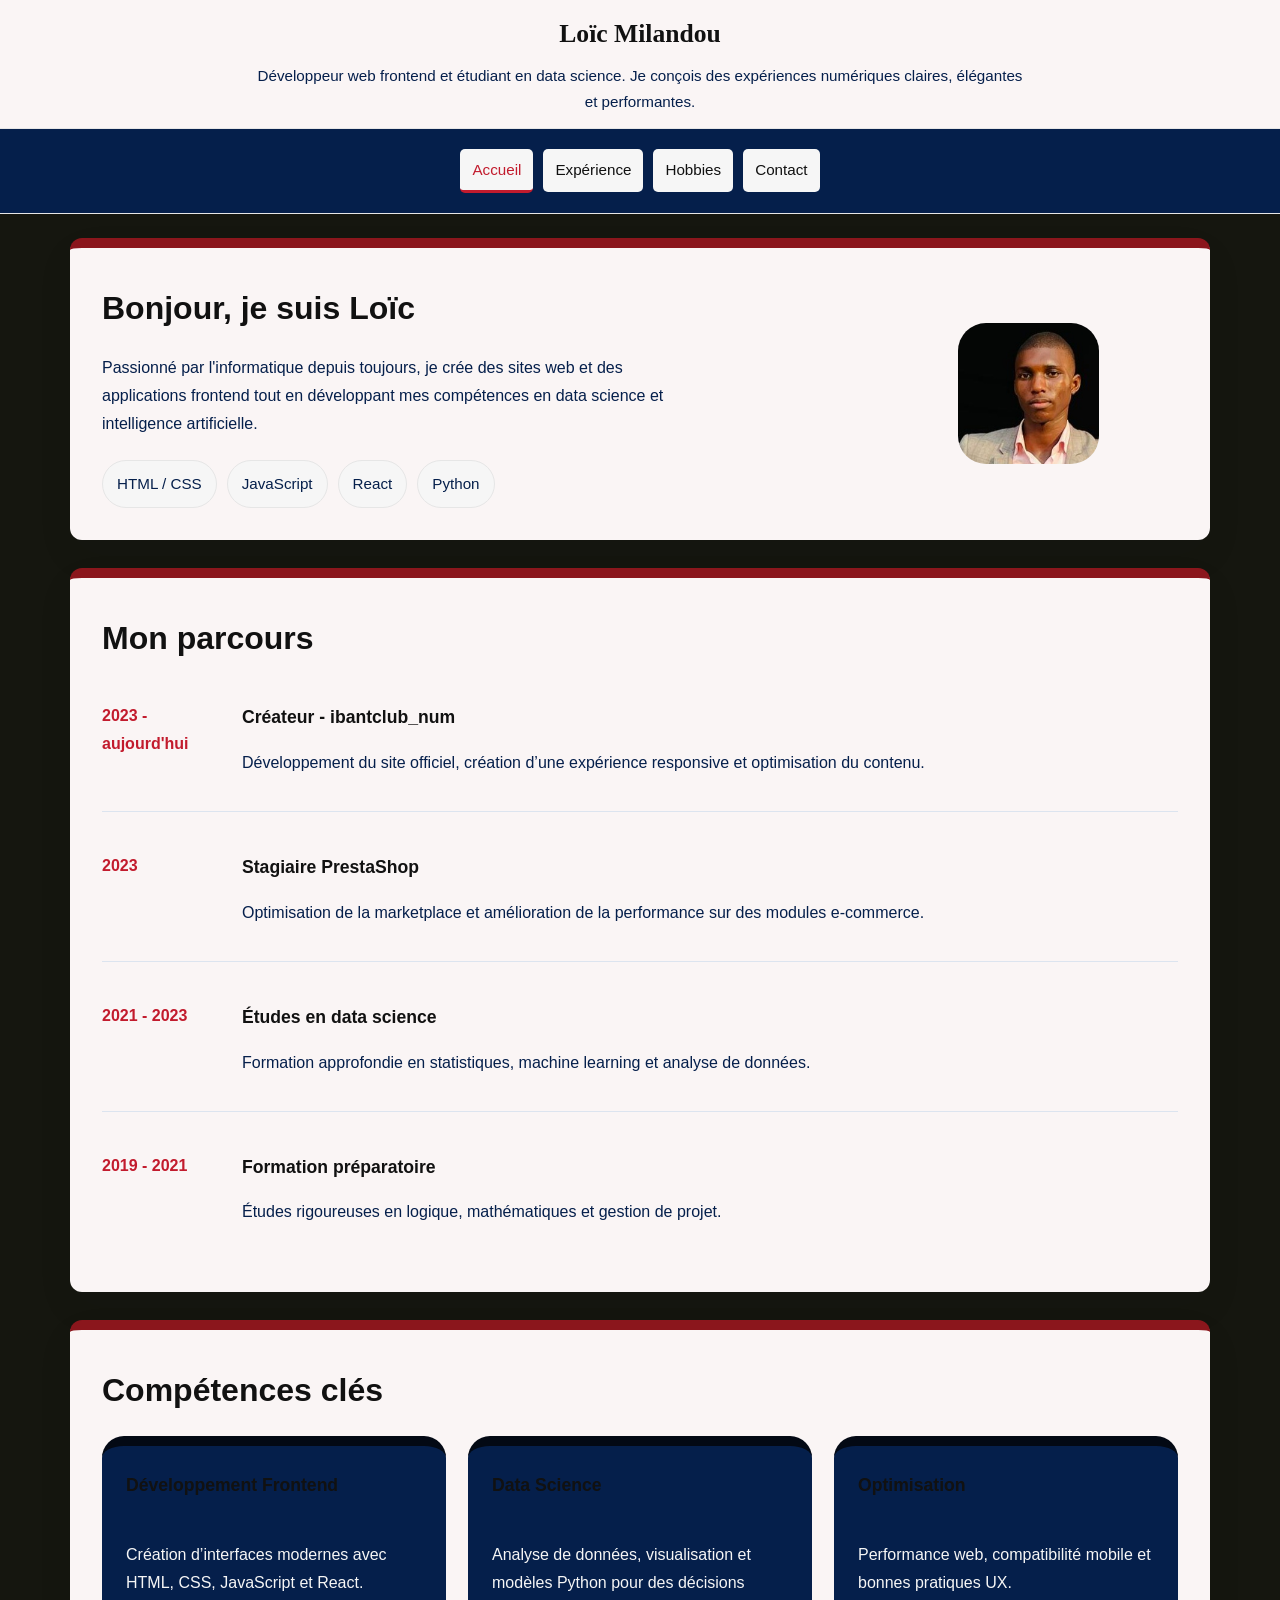
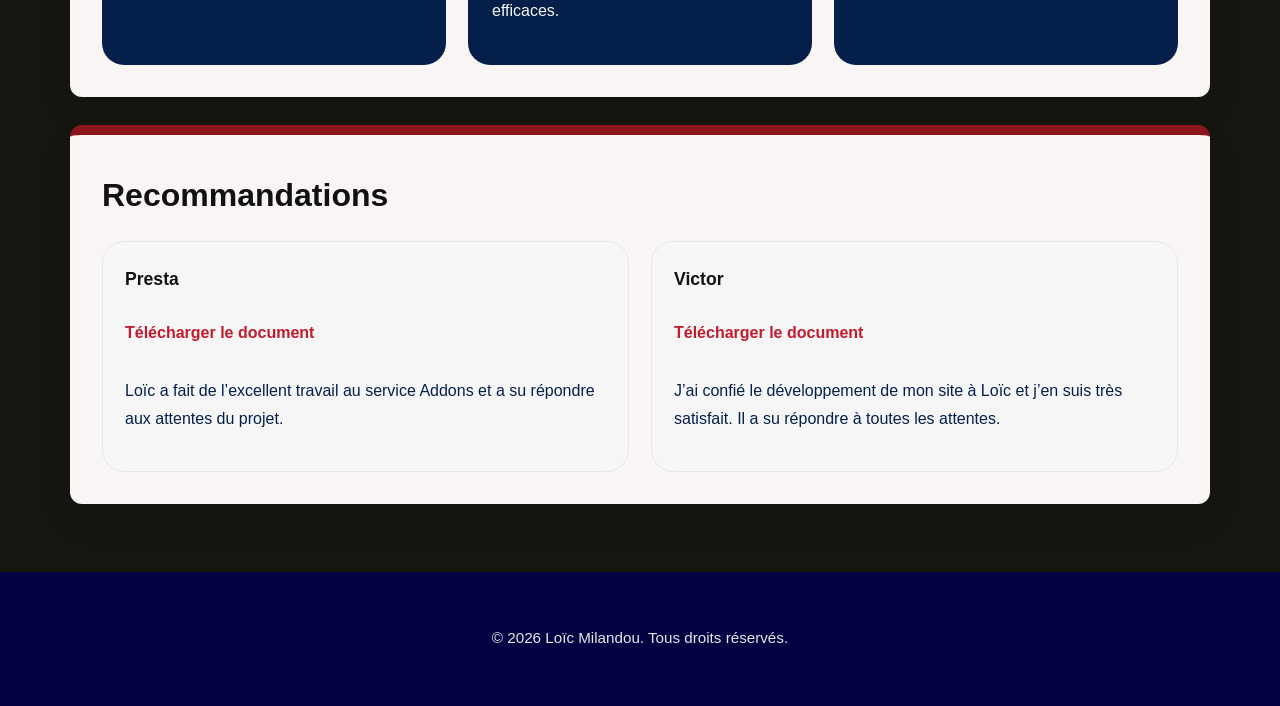
<file: index.html>
﻿<!DOCTYPE html>
<html lang="fr">
<head>
    <meta charset="UTF-8">
    <meta name="viewport" content="width=device-width, initial-scale=1.0">
    <link rel="stylesheet" href="style.css">
    <title>Accueil - Loïc Milandou</title>
</head>
<body>
    <header>
        <h1>Loïc Milandou</h1>
        <p>Développeur web frontend et étudiant en data science. Je conçois des expériences numériques claires, élégantes et performantes.</p>
    </header>
    <nav>
        <div class="nav-container">
            <ul>
                <li class="active"><a href="index.html">Accueil</a></li>
                <li class="experience"><a href="experience-pro.html">Expérience</a></li>
                <li class="hobbies"><a href="hobbies.html">Hobbies</a></li>
                <li class="contact"><a href="contact.html">Contact</a></li>
            </ul>
        </div>
    </nav>
    <main>
        <section class="section-card page-hero">
            <div>
                <h2>Bonjour, je suis Loïc</h2>
                <p>Passionné par l'informatique depuis toujours, je crée des sites web et des applications frontend tout en développant mes compétences en data science et intelligence artificielle.</p>
                <div class="hero-badges">
                    <span class="badge">HTML / CSS</span>
                    <span class="badge">JavaScript</span>
                    <span class="badge">React</span>
                    <span class="badge">Python</span>
                </div>
            </div>
            <img class="profile-photo" src="img/WhatsApp Image 2026-05-19 at 22.28.02.jpeg" alt="Photo de Loïc Milandou">
        </section>

        <section class="section-card">
            <h2>Mon parcours</h2>
            <div class="grid">
                <article class="timeline-item">
                    <time>2023 - aujourd'hui</time>
                    <div>
                        <h3>Créateur - ibantclub_num</h3>
                        <p>Développement du site officiel, création d’une expérience responsive et optimisation du contenu.</p>
                    </div>
                </article>
                <article class="timeline-item">
                    <time>2023</time>
                    <div>
                        <h3>Stagiaire PrestaShop</h3>
                        <p>Optimisation de la marketplace et amélioration de la performance sur des modules e-commerce.</p>
                    </div>
                </article>
                <article class="timeline-item">
                    <time>2021 - 2023</time>
                    <div>
                        <h3>Études en data science</h3>
                        <p>Formation approfondie en statistiques, machine learning et analyse de données.</p>
                    </div>
                </article>
                <article class="timeline-item">
                    <time>2019 - 2021</time>
                    <div>
                        <h3>Formation préparatoire</h3>
                        <p>Études rigoureuses en logique, mathématiques et gestion de projet.</p>
                    </div>
                </article>
            </div>
        </section>

        <section class="section-card">
            <h2>Compétences clés</h2>
            <div class="grid grid-3">
                <div class="card">
                    <h3>Développement Frontend</h3>
                    <p>Création d’interfaces modernes avec HTML, CSS, JavaScript et React.</p>
                </div>
                <div class="card">
                    <h3>Data Science</h3>
                    <p>Analyse de données, visualisation et modèles Python pour des décisions efficaces.</p>
                </div>
                <div class="card">
                    <h3>Optimisation</h3>
                    <p>Performance web, compatibilité mobile et bonnes pratiques UX.</p>
                </div>
            </div>
        </section>

        <section class="section-card">
            <h2>Recommandations</h2>
            <div class="grid grid-2">
                <div class="download-card">
                    <h3>Presta</h3>
                    <a href="pdf/Business Plan - Phase Pilote (V1-Test) - Studio Audiovisuel - Loic MILANDOU.pdf" target="_blank">Télécharger le document</a>
                    <p>Loïc a fait de l’excellent travail au service Addons et a su répondre aux attentes du projet.</p>
                </div>
                <div class="download-card">
                    <h3>Victor</h3>
                    <a href="pdf/BUSINESS PLA1.pdf" target="_blank">Télécharger le document</a>
                    <p>J’ai confié le développement de mon site à Loïc et j’en suis très satisfait. Il a su répondre à toutes les attentes.</p>
                </div>
            </div>
        </section>
    </main>
    <footer>
        <p>&copy; 2026 Loïc Milandou. Tous droits réservés.</p>
    </footer>
</body>
</html>
</file>
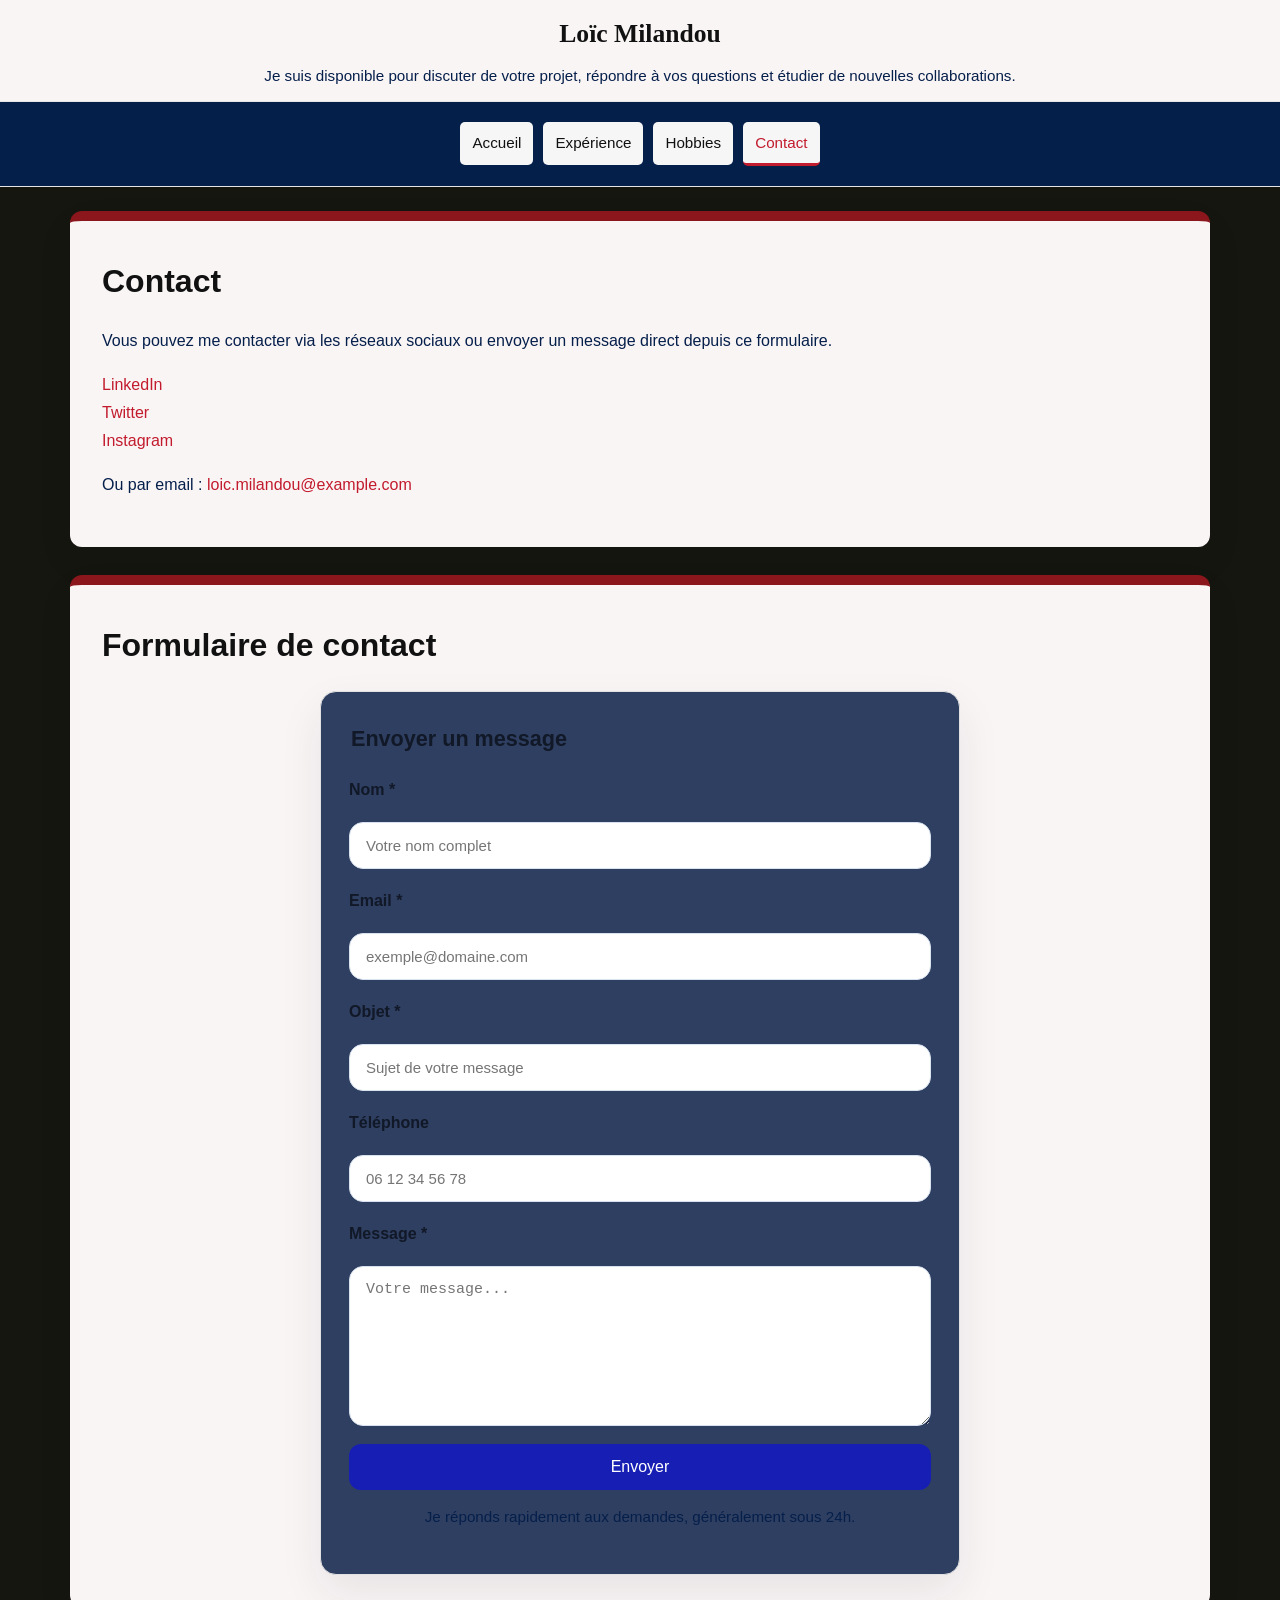
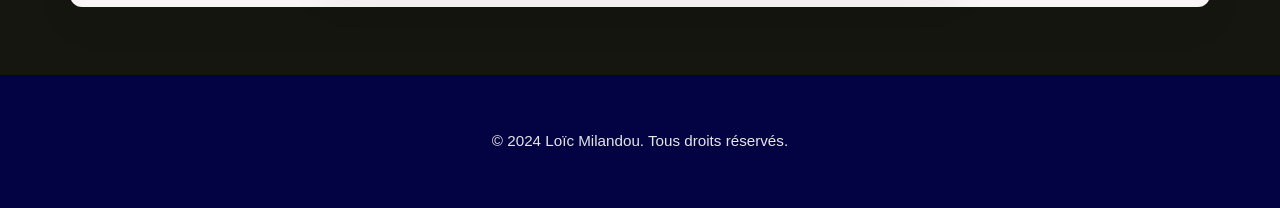
<file: contact.html>
﻿<!DOCTYPE html>
<html lang="fr">
<head>
    <meta charset="UTF-8">
    <meta name="viewport" content="width=device-width, initial-scale=1.0">
    <link rel="stylesheet" href="style.css">
    <title>Contact - Loïc Milandou</title>
</head>
<body>
    <header>
        <h1>Loïc Milandou</h1>
        <p>Je suis disponible pour discuter de votre projet, répondre à vos questions et étudier de nouvelles collaborations.</p>
    </header>
    <nav>
        <div class="nav-container">
            <ul>
                <li><a href="index.html">Accueil</a></li>
                <li class="experience"><a href="experience-pro.html">Expérience</a></li>
                <li class="hobbies"><a href="hobbies.html">Hobbies</a></li>
                <li class="active contact"><a href="contact.html">Contact</a></li>
            </ul>
        </div>
    </nav>
    <main>
        <section class="section-card">
            <h2>Contact</h2>
            <p>Vous pouvez me contacter via les réseaux sociaux ou envoyer un message direct depuis ce formulaire.</p>
            <ul>
                <li><a href="https://www.linkedin.com/in/loïc-milandou-123456789/">LinkedIn</a></li>
                <li><a href="https://twitter.com/loicmilandou">Twitter</a></li>
                <li><a href="https://www.instagram.com/loicmilandou/">Instagram</a></li>
            </ul>
            <p>Ou par email : <a href="mailto:loic.milandou@example.com">loic.milandou@example.com</a></p>
        </section>
        <section class="section-card">
            <h2>Formulaire de contact</h2>
            <form class="contact-form" action="submit_form.php" method="post">
                <fieldset>
                    <legend>Envoyer un message</legend>
                    <div class="form-row">
                        <label for="name">Nom *</label>
                        <input type="text" id="name" name="name" placeholder="Votre nom complet" required>
                    </div>
                    <div class="form-row">
                        <label for="email">Email *</label>
                        <input type="email" id="email" name="email" placeholder="exemple@domaine.com" required>
                    </div>
                    <div class="form-row">
                        <label for="subject">Objet *</label>
                        <input type="text" id="subject" name="subject" placeholder="Sujet de votre message" required>
                    </div>
                    <div class="form-row">
                        <label for="phone">Téléphone</label>
                        <input type="tel" id="phone" name="phone" placeholder="06 12 34 56 78">
                    </div>
                    <div class="form-row">
                        <label for="message">Message *</label>
                        <textarea id="message" name="message" rows="5" placeholder="Votre message..." required></textarea>
                    </div>
                    <button type="submit">Envoyer</button>
                    <p class="form-note">Je réponds rapidement aux demandes, généralement sous 24h.</p>
                </fieldset>
            </form>
        </section>
    </main>
    <footer>
        <p>&copy; 2024 Loïc Milandou. Tous droits réservés.</p>
    </footer>
</body>
</html>
</file>
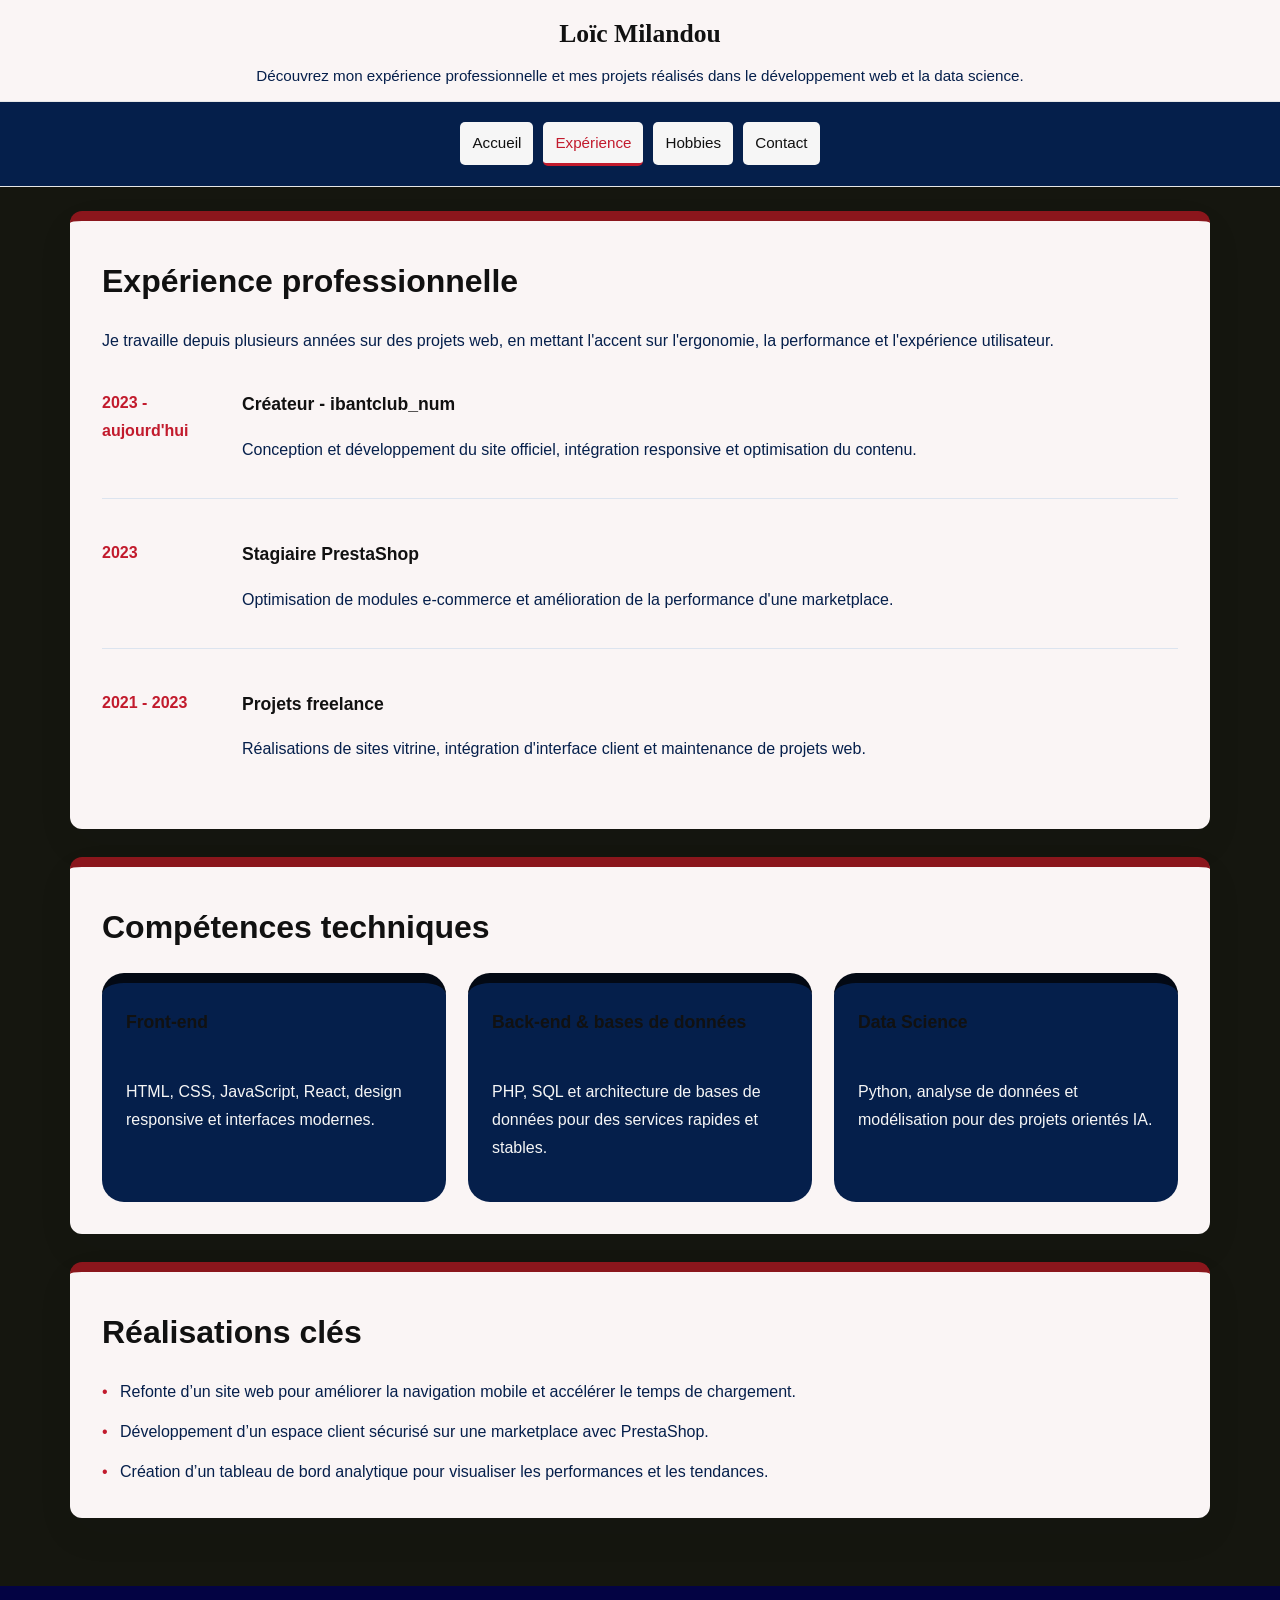
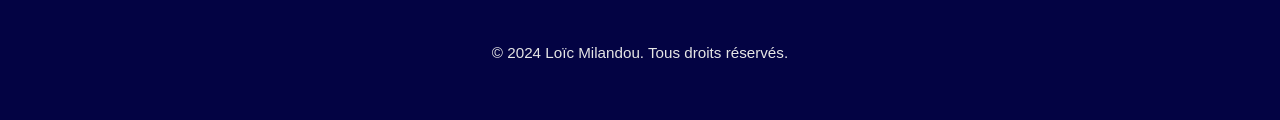
<file: experience-pro.html>
﻿<!DOCTYPE html>
<html lang="fr">
<head>
    <meta charset="UTF-8">
    <meta name="viewport" content="width=device-width, initial-scale=1.0">
    <link rel="stylesheet" href="style.css">
    <title>Expérience professionnelle - Loïc Milandou</title>
</head>
<body>
    <header>
        <h1>Loïc Milandou</h1>
        <p>Découvrez mon expérience professionnelle et mes projets réalisés dans le développement web et la data science.</p>
    </header>
    <nav>
        <div class="nav-container">
            <ul>
                <li><a href="index.html">Accueil</a></li>
                <li class="active experience"><a href="experience-pro.html">Expérience</a></li>
                <li class="hobbies"><a href="hobbies.html">Hobbies</a></li>
                <li class="contact"><a href="contact.html">Contact</a></li>
            </ul>
        </div>
    </nav>
    <main>
        <section class="section-card">
            <h2>Expérience professionnelle</h2>
            <p>Je travaille depuis plusieurs années sur des projets web, en mettant l'accent sur l'ergonomie, la performance et l'expérience utilisateur.</p>
            <div class="grid timeline-list">
                <article class="timeline-item">
                    <time>2023 - aujourd'hui</time>
                    <div>
                        <h3>Créateur - ibantclub_num</h3>
                        <p>Conception et développement du site officiel, intégration responsive et optimisation du contenu.</p>
                    </div>
                </article>
                <article class="timeline-item">
                    <time>2023</time>
                    <div>
                        <h3>Stagiaire PrestaShop</h3>
                        <p>Optimisation de modules e-commerce et amélioration de la performance d'une marketplace.</p>
                    </div>
                </article>
                <article class="timeline-item">
                    <time>2021 - 2023</time>
                    <div>
                        <h3>Projets freelance</h3>
                        <p>Réalisations de sites vitrine, intégration d'interface client et maintenance de projets web.</p>
                    </div>
                </article>
            </div>
        </section>

        <section class="section-card">
            <h2>Compétences techniques</h2>
            <div class="grid grid-3">
                <div class="card">
                    <h3>Front-end</h3>
                    <p>HTML, CSS, JavaScript, React, design responsive et interfaces modernes.</p>
                </div>
                <div class="card">
                    <h3>Back-end & bases de données</h3>
                    <p>PHP, SQL et architecture de bases de données pour des services rapides et stables.</p>
                </div>
                <div class="card">
                    <h3>Data Science</h3>
                    <p>Python, analyse de données et modélisation pour des projets orientés IA.</p>
                </div>
            </div>
        </section>

        <section class="section-card">
            <h2>Réalisations clés</h2>
            <ul class="feature-list">
                <li>Refonte d’un site web pour améliorer la navigation mobile et accélérer le temps de chargement.</li>
                <li>Développement d’un espace client sécurisé sur une marketplace avec PrestaShop.</li>
                <li>Création d’un tableau de bord analytique pour visualiser les performances et les tendances.</li>
            </ul>
        </section>
    </main>
    <footer>
        <p>&copy; 2024 Loïc Milandou. Tous droits réservés.</p>
    </footer>
</body>
</html>
</file>
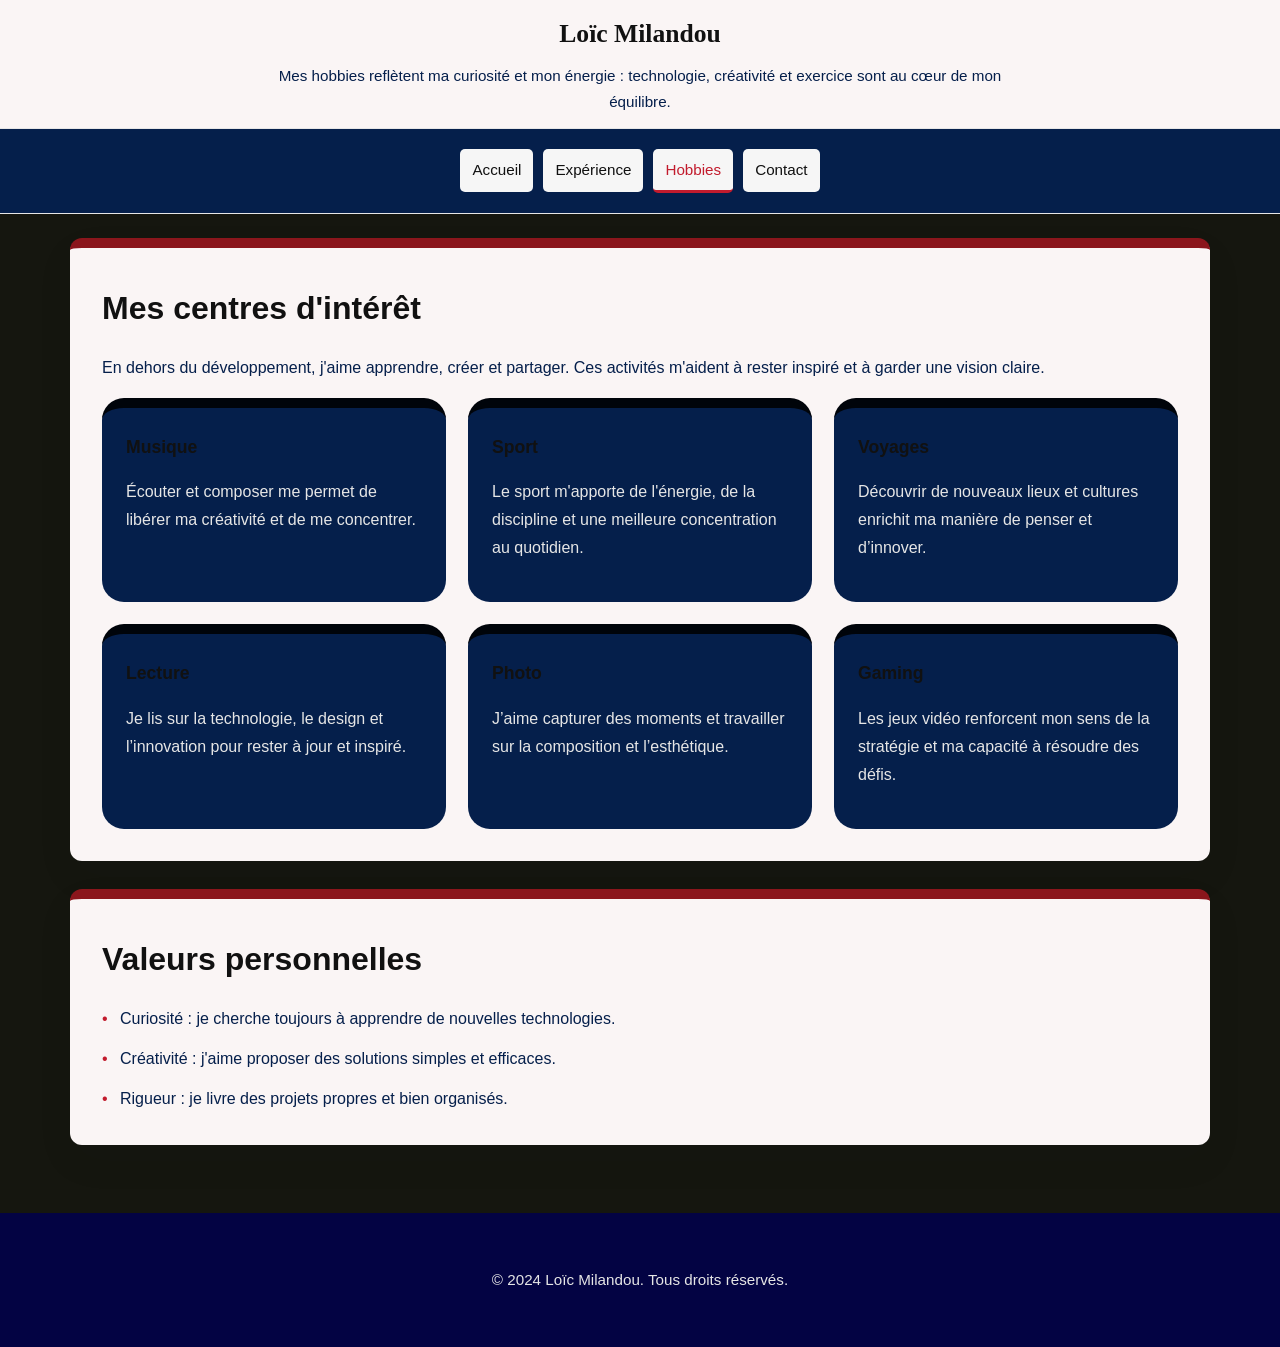
<file: hobbies.html>
﻿<!DOCTYPE html>
<html lang="fr">
<head>
    <meta charset="UTF-8">
    <meta name="viewport" content="width=device-width, initial-scale=1.0">
    <link rel="stylesheet" href="style.css">
    <title>Hobbies - Loïc Milandou</title>
</head>
<body>
    <header>
        <h1>Loïc Milandou</h1>
        <p>Mes hobbies reflètent ma curiosité et mon énergie : technologie, créativité et exercice sont au cœur de mon équilibre.</p>
    </header>
    <nav>
        <div class="nav-container">
            <ul>
                <li><a href="index.html">Accueil</a></li>
                <li class="experience"><a href="experience-pro.html">Expérience</a></li>
                <li class="active hobbies"><a href="hobbies.html">Hobbies</a></li>
                <li class="contact"><a href="contact.html">Contact</a></li>
            </ul>
        </div>
    </nav>
    <main>
        <section class="section-card">
            <h2>Mes centres d'intérêt</h2>
            <p>En dehors du développement, j'aime apprendre, créer et partager. Ces activités m'aident à rester inspiré et à garder une vision claire.</p>
            <div class="grid grid-3 hobbies-grid">
                <article class="hobby-card">
                    <h3>Musique</h3>
                    <p>Écouter et composer me permet de libérer ma créativité et de me concentrer.</p>
                </article>
                <article class="hobby-card">
                    <h3>Sport</h3>
                    <p>Le sport m'apporte de l'énergie, de la discipline et une meilleure concentration au quotidien.</p>
                </article>
                <article class="hobby-card">
                    <h3>Voyages</h3>
                    <p>Découvrir de nouveaux lieux et cultures enrichit ma manière de penser et d’innover.</p>
                </article>
                <article class="hobby-card">
                    <h3>Lecture</h3>
                    <p>Je lis sur la technologie, le design et l’innovation pour rester à jour et inspiré.</p>
                </article>
                <article class="hobby-card">
                    <h3>Photo</h3>
                    <p>J’aime capturer des moments et travailler sur la composition et l’esthétique.</p>
                </article>
                <article class="hobby-card">
                    <h3>Gaming</h3>
                    <p>Les jeux vidéo renforcent mon sens de la stratégie et ma capacité à résoudre des défis.</p>
                </article>
            </div>
        </section>

        <section class="section-card">
            <h2>Valeurs personnelles</h2>
            <ul class="feature-list">
                <li>Curiosité : je cherche toujours à apprendre de nouvelles technologies.</li>
                <li>Créativité : j'aime proposer des solutions simples et efficaces.</li>
                <li>Rigueur : je livre des projets propres et bien organisés.</li>
            </ul>
        </section>
    </main>
    <footer>
        <p>&copy; 2024 Loïc Milandou. Tous droits réservés.</p>
    </footer>
</body>
</html>
</file>
<file: style.css>
:root {
  --bg: #090a03f2; /* fond clair, style presse */
  --surface: #faf5f5;
  --surface-alt: #f6f6f6;
  --text: #111111;
  --muted: #051f4b;
  --border: #e6e6e6;
  --accent: #c21b2d; /* rouge caractéristique */
  --accent-soft: rgba(194, 27, 45, 0.06);
  --radius: 12px;
}

* {
  box-sizing: border-box;
}

html {
  scroll-behavior: smooth;
}

body {
  margin: 0;
  padding: 0;
  font-family: "Inter", "Segoe UI", Arial, sans-serif;
  background: var(--bg);
  color: var(--text);
  line-height: 1.75;
  font-size: 16px;
}
footer {
  background-color: rgb(3, 3, 67);
  padding: 3%;
  margin: 0%;
}
footer p {
  color: #e6e6e6;
  text-align: center;
  font-size: 0.95rem;
}

img {
  margin-left: 250px;
  max-width: 30%;
  display: block;
}

a {
  color: var(--accent);
  text-decoration: none;
}

a:hover {
  text-decoration: none;
}

header {
  background: var(--surface);
  padding: 12px 20px; /* réduire la hauteur */
  text-align: center;
  position: static; /* ne reste plus fixe au scroll */
  box-shadow: none; /* style presse plus sobre */
  border-bottom: 1px solid var(--border);
}

header h1 {
  margin: 0;
  font-family: Georgia, "Times New Roman", serif; /* look 'presse' */
  font-size: clamp(1.25rem, 2.5vw, 1.6rem); /* plus petite */
  font-weight: 700;
  color: var(--text);
}

header p {
  margin: 6px auto 0;
  max-width: 780px;
  color: var(--muted);
  font-size: 0.95rem;
}

nav {
  background: var(--muted);
  border-bottom: 1px solid var(--border);
}

.nav-container {
  margin: 0 auto;
  max-width: 1200px;
  padding: 0 20px;
}

nav ul {
  margin: 0;
  padding: 20px 0;
  display: flex;
  flex-wrap: wrap;
  justify-content: center;
  gap: 10px;
  list-style: none;
}

nav li {
  margin: 0;
}

nav a {
  display: inline-flex;
  background-color: var(--surface-alt);
  align-items: center;
  justify-content: center;
  padding: 8px 12px;
  color: var(--text);
  font-size: 0.95rem;
  text-transform: none;
  border-radius: 5px;
  transition:
    background-color 0.2s ease,
    color 0.2s ease;
}

nav a:hover {
  color: var(--accent);
  background-color: #e1e1e1;
  border-radius: 5px;
}

nav li.active a {
  color: var(--accent);
  border-bottom: 3px solid var(--accent);
  padding-bottom: 6px;
}

main {
  max-width: 1180px;
  margin: 0 auto;
  padding: 24px 20px 40px;
}

.section-card {
  background: var(--surface);
  border: 0px solid var(--border);
  border-top: 10px solid #8b161c;
  border-radius: var(--radius);
  padding: 32px;
  margin-bottom: 28px;
  box-shadow: 0 16px 40px rgba(15, 23, 42, 0.05);
}

.section-card h2 {
  margin-top: 0;
  font-size: clamp(1.8rem, 2.5vw, 2.3rem);
  margin-bottom: 18px;
}

.section-card h3 {
  margin: 0 0 10px;
  font-size: 1.1rem;
}

.section-card p,
.section-card li {
  color: var(--muted);
}

.page-hero {
  display: grid;
  grid-template-columns: 1.1fr 0.9fr;
  gap: 32px;
  align-items: center;
}

.hero-badges {
  display: flex;
  flex-wrap: wrap;
  gap: 10px;
  margin-top: 22px;
}

.badge {
  display: inline-flex;
  align-items: center;
  padding: 10px 14px;
  border-radius: 999px;
  background: var(--surface-alt);
  border: 1px solid var(--border);
  color: var(--muted);
  font-size: 0.95rem;
}

.profile-photo {
  border-radius: 28px;
  max-height: 420px;
  width: 100%;
  object-fit: cover;
}

.grid {
  display: grid;
  gap: 22px;
}

.grid-2 {
  grid-template-columns: repeat(2, minmax(0, 1fr));
}

.grid-3 {
  grid-template-columns: repeat(3, minmax(0, 1fr));
}

.grid-4 {
  grid-template-columns: repeat(4, minmax(0, 1fr));
}

.card {
  background: var(--muted);
  border: 0px solid var(--border);
  border-top: 10px solid #030914;
  border-radius: 22px;
  padding: 24px;
  display: flex;
  flex-direction: column;
  gap: 14px;
}
.card p {
  color: #f6f6f6;
}

.timeline-item {
  display: grid;
  grid-template-columns: 120px 1fr;
  gap: 20px;
  padding: 18px 0;
  border-bottom: 1px solid rgba(216, 226, 239, 0.85);
}

.timeline-item:last-child {
  border-bottom: none;
}

.timeline-item time {
  font-weight: 700;
  color: var(--accent);
}

.feature-list {
  list-style: none;
  padding: 0;
  margin: 0;
  display: grid;
  gap: 12px;
}

.feature-list li {
  padding-left: 18px;
  position: relative;
}

.feature-list li::before {
  content: "\2022";
  position: absolute;
  left: 0;
  color: var(--accent);
}

.hobby-card {
  padding: 24px;
  border-radius: 22px;
  background: var(--muted);
  border: 0px solid var(--border);
  border-top: 10px solid #00040a;
}
.hobby-card p {
  color: #e6e6e6;
}

.download-card {
  display: grid;
  gap: 14px;
  padding: 22px;
  background: var(--surface-alt);
  border: 1px solid var(--border);
  border-radius: 22px;
}

.download-card a {
  color: var(--accent);
  font-weight: 600;
}

.contact-form {
  width: 100%;
  max-width: 640px;
  margin: 0 auto;
  padding: 28px;
  background-color: #061a43d3;
  border: 1px solid #e1e1e1;
  border-radius: 16px;
  box-shadow: 0 18px 44px rgba(15, 23, 42, 0.08);
}

.contact-form fieldset {
  border: none;
  margin: 0;
  padding: 0;
}

.contact-form legend {
  font-size: 1.35rem;
  margin-bottom: 18px;
  font-weight: 700;
  color: #111827;
}

.form-row {
  display: flex;
  flex-direction: column;
  width: 100%;
  margin-bottom: 18px;
}

button {
  width: 100%;
  background-color: rgba(0, 0, 255, 0.525);
  color: #ffffff;
  border: none;
  padding: 14px 18px;
  cursor: pointer;
  font-size: 16px;
  border-radius: 12px;
  transition:
    background-color 0.2s ease,
    transform 0.2s ease;
}

button:hover {
  background-color: #12213b;
  transform: translateY(-1px);
}

ul {
  list-style-type: none;
  padding: 0;
  text-align: left;
}

input[type="text"],
input[type="email"],
input[type="tel"],
textarea {
  width: 100%;
  padding: 14px 16px;
  margin-top: 8px;
  border: 1px solid #d8e2ef;
  border-radius: 14px;
  font-size: 15px;
  box-sizing: border-box;
  transition:
    border-color 0.2s ease,
    box-shadow 0.2s ease;
}

input[type="text"]:focus,
input[type="email"]:focus,
input[type="tel"]:focus,
textarea:focus {
  border-color: var(--accent);
  box-shadow: 0 0 0 4px rgba(29, 53, 87, 0.1);
  outline: none;
}

label {
  margin-bottom: 10px;
  font-weight: 600;
  color: #111827;
}

textarea {
  min-height: 160px;
  resize: vertical;
}

.form-note {
  margin-top: 14px;
  color: #64748b;
  font-size: 0.95rem;
  text-align: center;
}

@media screen and (max-width: 1024px) {
  .page-hero {
    grid-template-columns: 1fr;
  }
}

@media screen and (max-width: 860px) {
  .grid-2,
  .grid-3,
  .grid-4 {
    grid-template-columns: 1fr;
  }
}

@media screen and (max-width: 640px) {
  main {
    padding: 20px 16px 32px;
  }
  header {
    padding: 24px 16px 16px;
  }
  nav ul {
    gap: 8px;
    padding: 10px 0;
  }
  nav a {
    padding: 10px 16px;
    font-size: 0.85rem;
  }
  .section-card {
    padding: 24px;
  }
  .contact-form {
    padding: 22px;
  }
}
</file>
